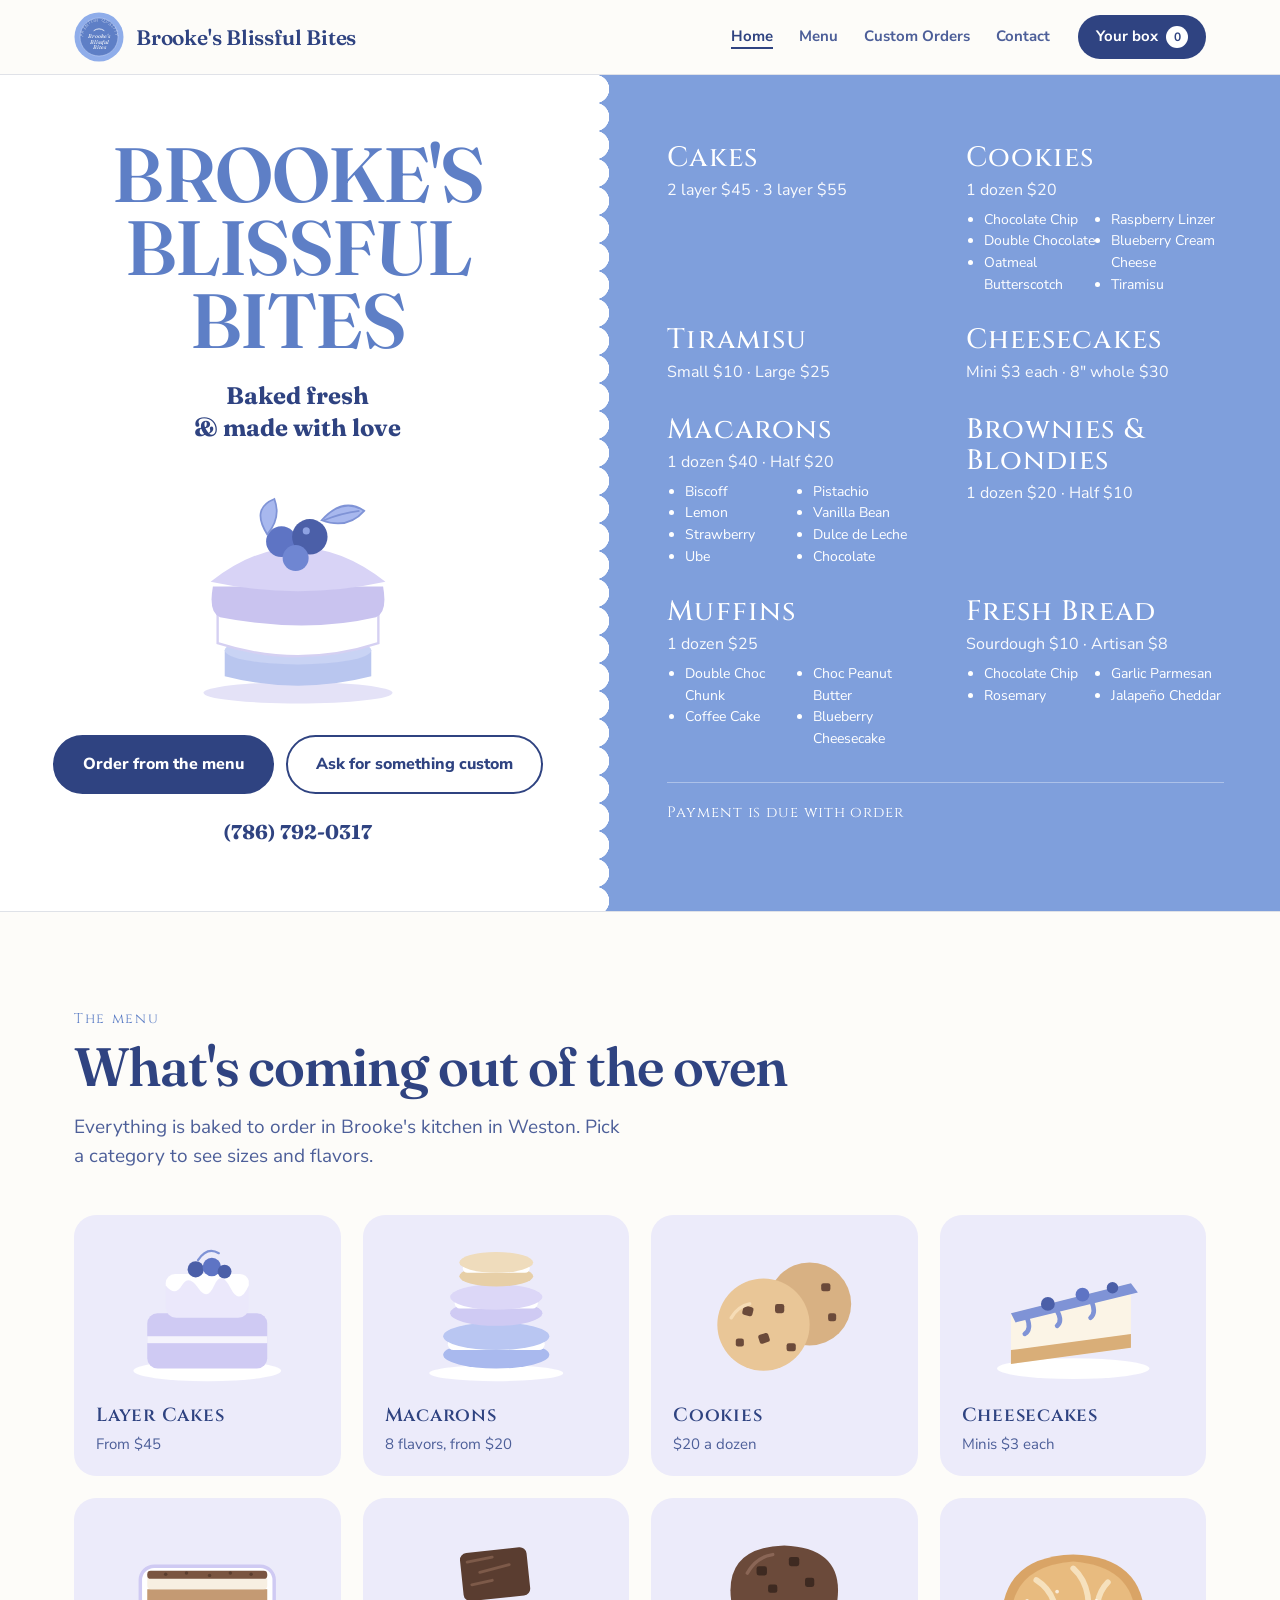
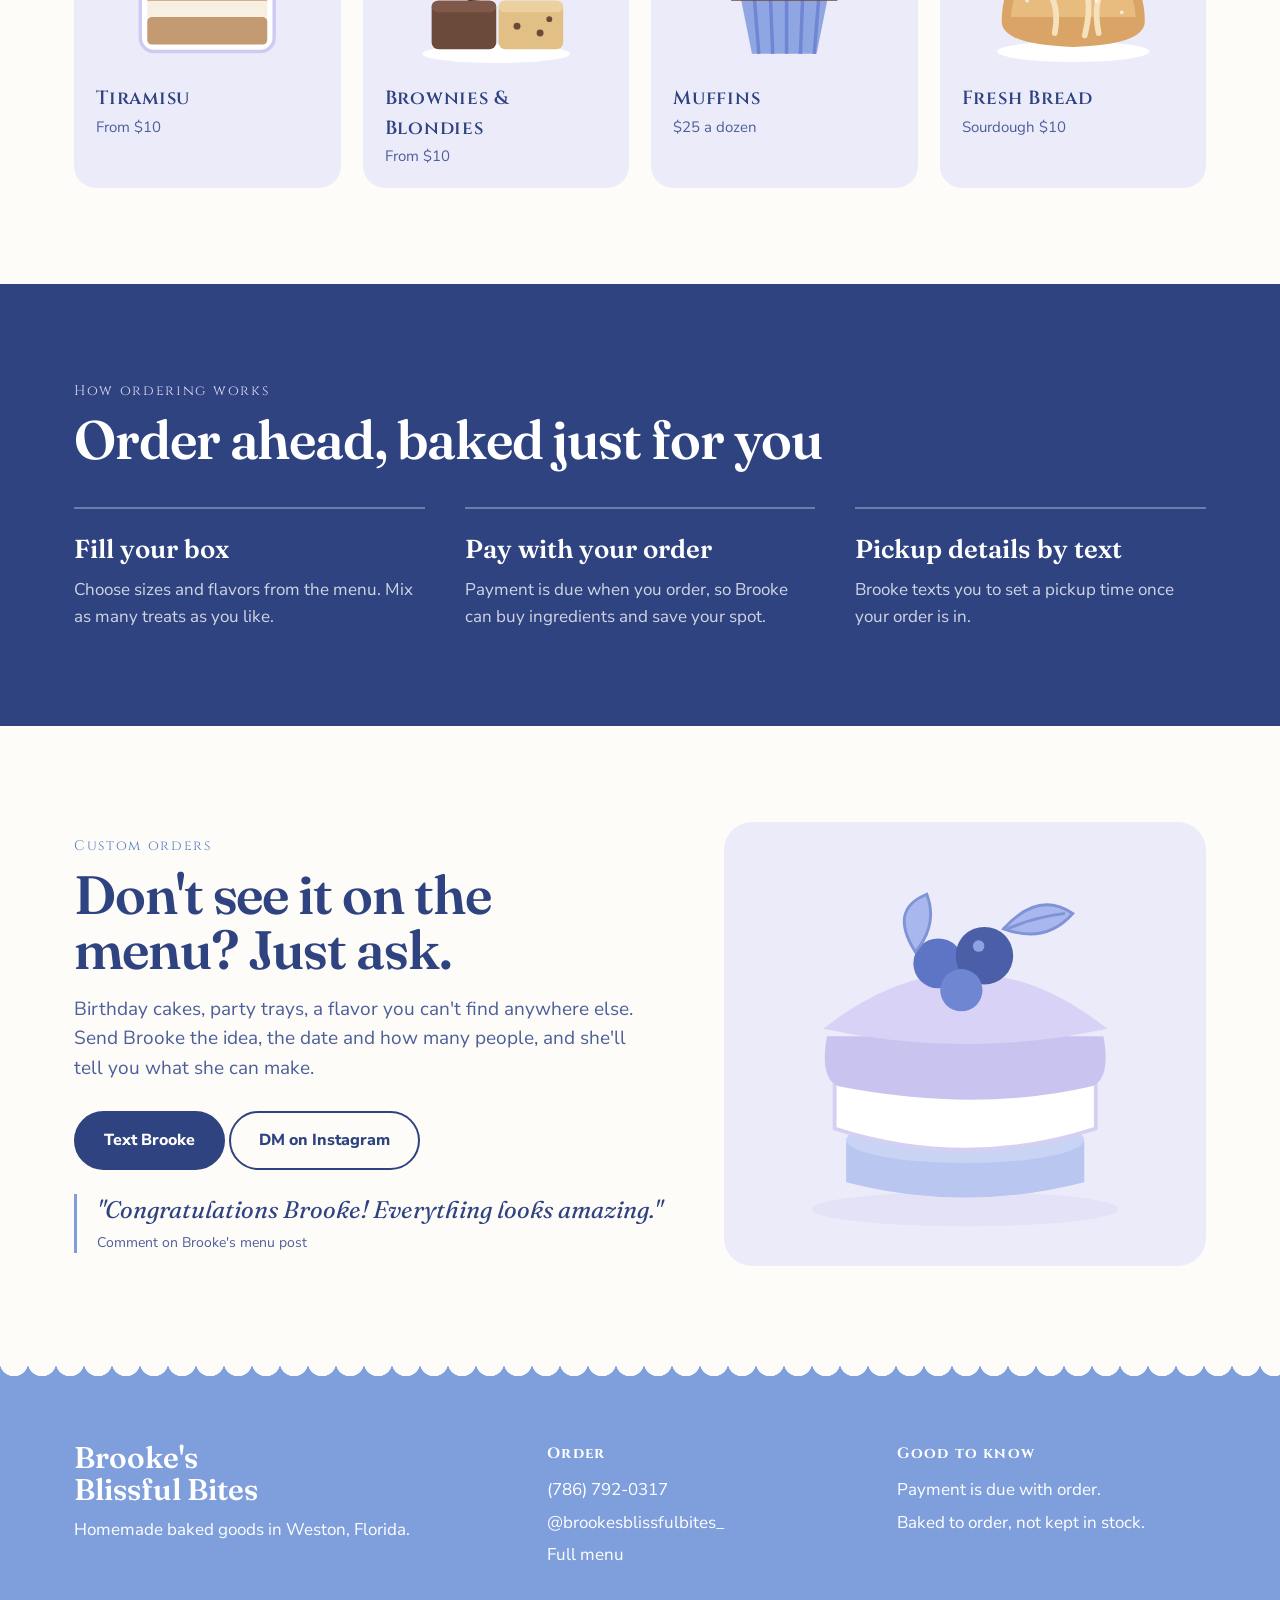
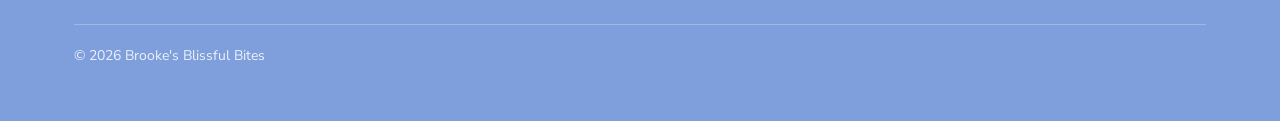
<file: index.html>
<!doctype html>
<html lang="en">
<head>
<meta charset="utf-8">
<meta name="viewport" content="width=device-width,initial-scale=1">
<meta name="robots" content="noindex,nofollow">
<title>Brooke's Blissful Bites | Homemade Baked Goods in Weston, FL</title>
<meta name="description" content="Homemade cakes, cookies, macarons, cheesecakes, muffins and fresh sourdough, baked to order in Weston, Florida.">
<link rel="preconnect" href="https://fonts.googleapis.com"><link rel="preconnect" href="https://fonts.gstatic.com" crossorigin>
<link href="https://fonts.googleapis.com/css2?family=Cinzel:wght@500;600&family=Fraunces:ital,opsz,wght@0,9..144,600;0,9..144,700;1,9..144,500&family=Nunito+Sans:opsz,wght@6..12,400;6..12,700;6..12,800&display=swap" rel="stylesheet">
<link rel="stylesheet" href="css/site.css">
</head>
<body>

<header class="bar"><div class="wrap">
  <a class="brand" href="index.html"><i data-art="logo"></i><span>Brooke's Blissful Bites</span></a>
  <nav class="nav"><a href="index.html" aria-current="page">Home</a><a href="shop.html">Menu</a><a href="#custom">Custom Orders</a><a href="#contact">Contact</a></nav>
  <button class="cart-btn" data-open-cart>Your box <b data-count>0</b></button>
</div></header>

<main>
<section class="flyer" style="padding:0">
  <div class="flyer-left">
    <h1>Brooke's<br>Blissful<br>Bites</h1>
    <p class="tag">Baked fresh<br>&amp; made with love</p>
    <div class="hero-art" data-art="hero"></div>
    <div class="actions"><a class="btn" href="shop.html">Order from the menu</a><a class="btn ghost" href="#custom">Ask for something custom</a></div>
    <a class="phone" href="tel:+17867920317">(786) 792-0317</a>
  </div>
  <div class="flyer-right scallop-v">
    <div class="menu-cols">
      <div class="mgroup"><h3>Cakes</h3><p>2 layer $45 · 3 layer $55</p></div>
      <div class="mgroup"><h3>Cookies</h3><p>1 dozen $20</p><ul><li>Chocolate Chip</li><li>Double Chocolate</li><li>Oatmeal Butterscotch</li><li>Raspberry Linzer</li><li>Blueberry Cream Cheese</li><li>Tiramisu</li></ul></div>
      <div class="mgroup"><h3>Tiramisu</h3><p>Small $10 · Large $25</p></div>
      <div class="mgroup"><h3>Cheesecakes</h3><p>Mini $3 each · 8" whole $30</p></div>
      <div class="mgroup"><h3>Macarons</h3><p>1 dozen $40 · Half $20</p><ul><li>Biscoff</li><li>Lemon</li><li>Strawberry</li><li>Ube</li><li>Pistachio</li><li>Vanilla Bean</li><li>Dulce de Leche</li><li>Chocolate</li></ul></div>
      <div class="mgroup"><h3>Brownies &amp; Blondies</h3><p>1 dozen $20 · Half $10</p></div>
      <div class="mgroup"><h3>Muffins</h3><p>1 dozen $25</p><ul><li>Double Choc Chunk</li><li>Coffee Cake</li><li>Choc Peanut Butter</li><li>Blueberry Cheesecake</li></ul></div>
      <div class="mgroup"><h3>Fresh Bread</h3><p>Sourdough $10 · Artisan $8</p><ul><li>Chocolate Chip</li><li>Rosemary</li><li>Garlic Parmesan</li><li>Jalapeño Cheddar</li></ul></div>
    </div>
    <p class="note">Payment is due with order</p>
  </div>
</section>

<section>
  <div class="wrap">
    <p class="eyebrow">The menu</p>
    <h2>What's coming out of the oven</h2>
    <p class="lede">Everything is baked to order in Brooke's kitchen in Weston. Pick a category to see sizes and flavors.</p>
    <div class="cats">
      <a class="cat" href="shop.html#cake"><i data-art="cake"></i><h3>Layer Cakes</h3><p>From $45</p></a>
      <a class="cat" href="shop.html#macarons"><i data-art="macarons"></i><h3>Macarons</h3><p>8 flavors, from $20</p></a>
      <a class="cat" href="shop.html#cookies"><i data-art="cookies"></i><h3>Cookies</h3><p>$20 a dozen</p></a>
      <a class="cat" href="shop.html#cheesecakes"><i data-art="cheesecake"></i><h3>Cheesecakes</h3><p>Minis $3 each</p></a>
      <a class="cat" href="shop.html#tiramisu"><i data-art="tiramisu"></i><h3>Tiramisu</h3><p>From $10</p></a>
      <a class="cat" href="shop.html#brownies"><i data-art="brownies"></i><h3>Brownies &amp; Blondies</h3><p>From $10</p></a>
      <a class="cat" href="shop.html#muffins"><i data-art="muffins"></i><h3>Muffins</h3><p>$25 a dozen</p></a>
      <a class="cat" href="shop.html#bread"><i data-art="bread"></i><h3>Fresh Bread</h3><p>Sourdough $10</p></a>
    </div>
  </div>
</section>

<section class="how">
  <div class="wrap">
    <p class="eyebrow">How ordering works</p>
    <h2>Order ahead, baked just for you</h2>
    <div class="steps">
      <div><h3>Fill your box</h3><p>Choose sizes and flavors from the menu. Mix as many treats as you like.</p></div>
      <div><h3>Pay with your order</h3><p>Payment is due when you order, so Brooke can buy ingredients and save your spot.</p></div>
      <div><h3>Pickup details by text</h3><p>Brooke texts you to set a pickup time once your order is in.</p></div>
    </div>
  </div>
</section>

<section id="custom">
  <div class="wrap custom">
    <div>
      <p class="eyebrow">Custom orders</p>
      <h2>Don't see it on the menu? Just ask.</h2>
      <p class="lede">Birthday cakes, party trays, a flavor you can't find anywhere else. Send Brooke the idea, the date and how many people, and she'll tell you what she can make.</p>
      <p style="margin-top:28px"><a class="btn" href="sms:+17867920317">Text Brooke</a> <a class="btn ghost" href="https://www.instagram.com/brookesblissfulbites_/" target="_blank" rel="noopener">DM on Instagram</a></p>
      <p class="quote">"Congratulations Brooke! Everything looks amazing."<small>Comment on Brooke's menu post</small></p>
    </div>
    <div class="art" data-art="hero"></div>
  </div>
</section>
</main>

<footer id="contact">
  <div class="wrap">
    <div class="foot">
      <div><p class="big">Brooke's<br>Blissful Bites</p><p>Homemade baked goods in Weston, Florida.</p></div>
      <div><h4>Order</h4><a href="tel:+17867920317">(786) 792-0317</a><a href="https://www.instagram.com/brookesblissfulbites_/" target="_blank" rel="noopener">@brookesblissfulbites_</a><a href="shop.html">Full menu</a></div>
      <div><h4>Good to know</h4><p>Payment is due with order.</p><p>Baked to order, not kept in stock.</p></div>
    </div>
    <p class="fine">© 2026 Brooke's Blissful Bites</p>
  </div>
</footer>

<div class="scrim" data-close-cart></div>
<aside class="drawer" aria-label="Your box">
  <header><h3>Your box</h3><button class="x" data-close-cart aria-label="Close">×</button></header>
  <div class="lines"></div>
  <footer><div class="tot"><span>Total</span><span data-total>$0</span></div><p>Payment is due with order. Checkout turns on when the shop launches.</p><a class="btn" href="shop.html">Keep shopping</a></footer>
</aside>

<script src="js/site.js"></script>
</body>
</html>
</file>
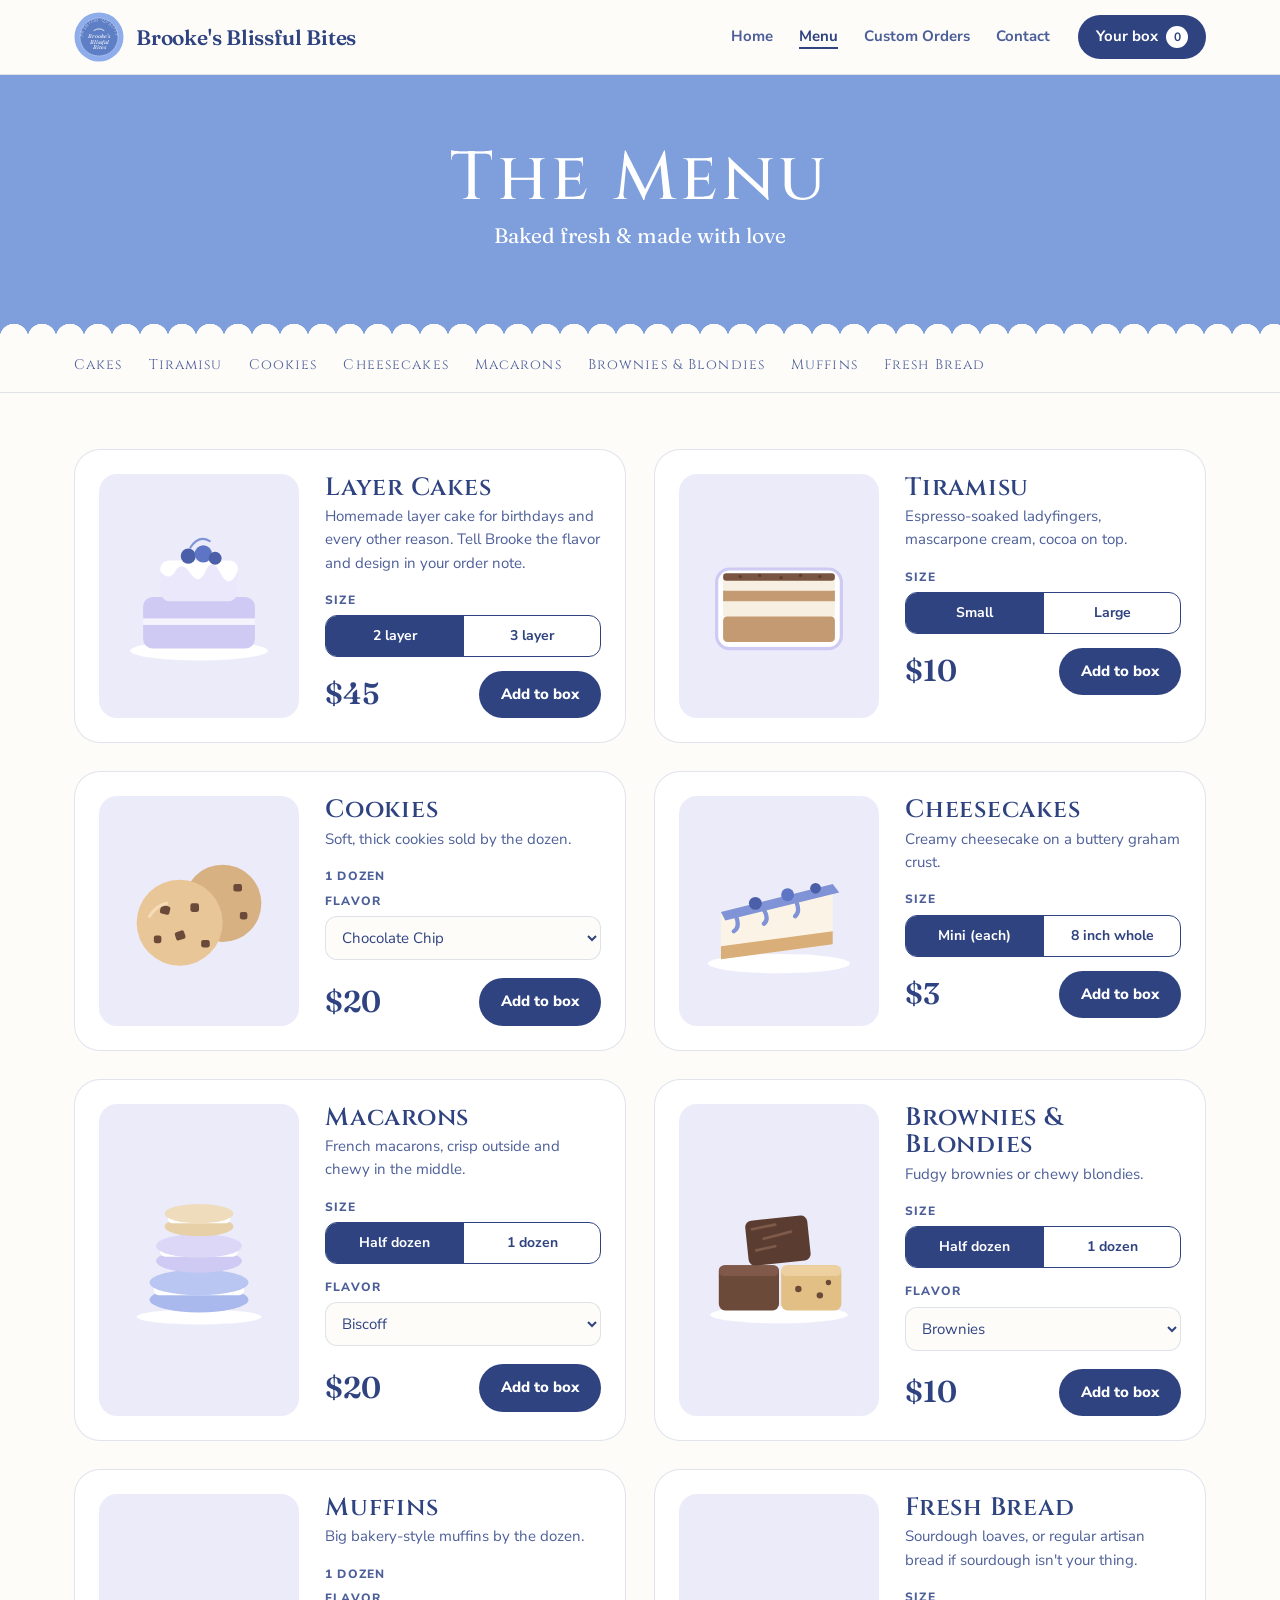
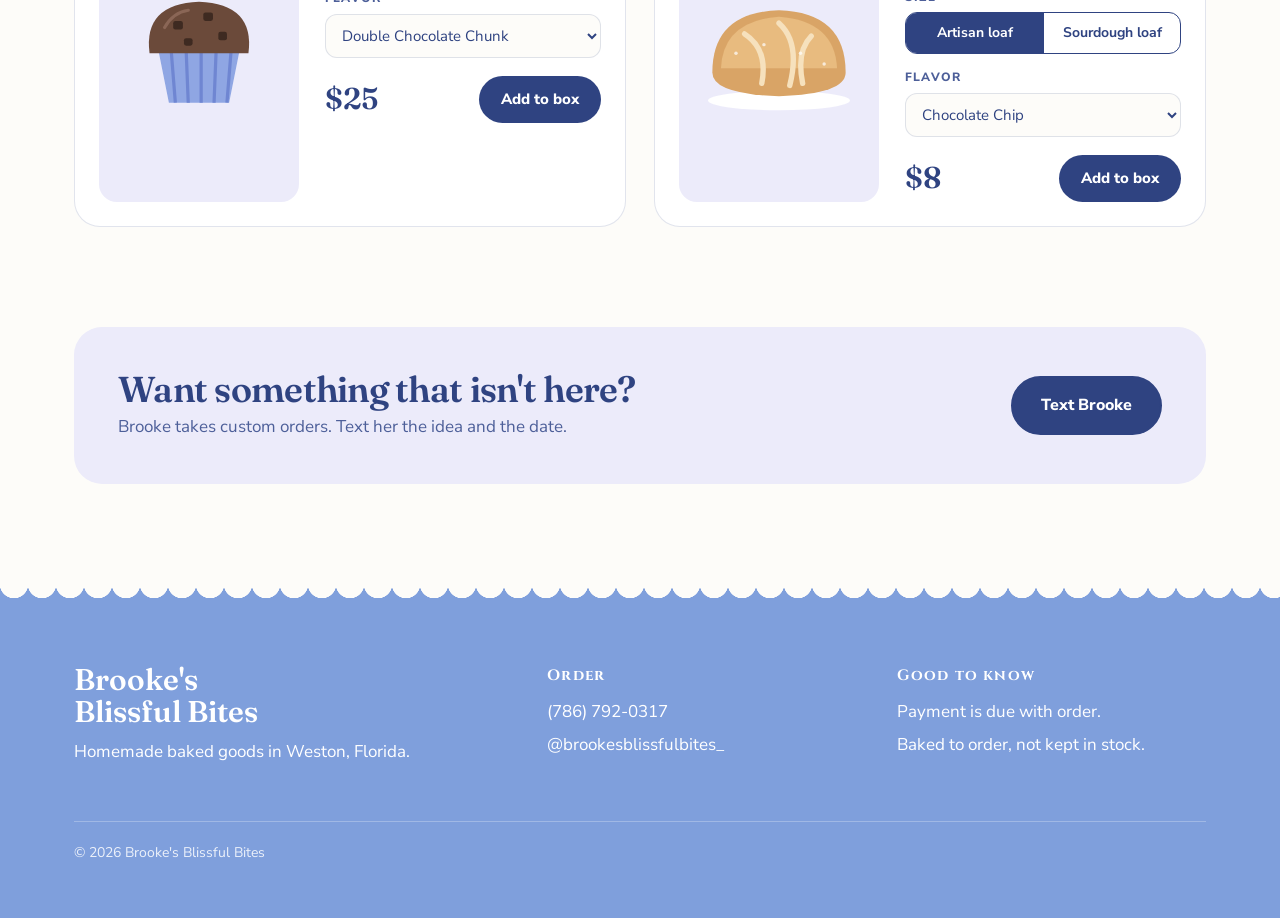
<file: shop.html>
<!doctype html>
<html lang="en">
<head>
<meta charset="utf-8">
<meta name="viewport" content="width=device-width,initial-scale=1">
<meta name="robots" content="noindex,nofollow">
<title>Menu | Brooke's Blissful Bites</title>
<meta name="description" content="Order homemade cakes, cookies, macarons, cheesecakes, tiramisu, muffins and fresh bread from Brooke's Blissful Bites in Weston, FL.">
<link rel="preconnect" href="https://fonts.googleapis.com"><link rel="preconnect" href="https://fonts.gstatic.com" crossorigin>
<link href="https://fonts.googleapis.com/css2?family=Cinzel:wght@500;600&family=Fraunces:ital,opsz,wght@0,9..144,600;0,9..144,700;1,9..144,500&family=Nunito+Sans:opsz,wght@6..12,400;6..12,700;6..12,800&display=swap" rel="stylesheet">
<link rel="stylesheet" href="css/site.css">
</head>
<body>

<header class="bar"><div class="wrap">
  <a class="brand" href="index.html"><i data-art="logo"></i><span>Brooke's Blissful Bites</span></a>
  <nav class="nav"><a href="index.html">Home</a><a href="shop.html" aria-current="page">Menu</a><a href="index.html#custom">Custom Orders</a><a href="#contact">Contact</a></nav>
  <button class="cart-btn" data-open-cart>Your box <b data-count>0</b></button>
</div></header>

<main>
  <div class="shop-head">
    <h1>The Menu</h1>
    <p>Baked fresh &amp; made with love</p>
  </div>
  <nav class="jump" aria-label="Menu sections"><div class="wrap">
    <a href="#cake">Cakes</a><a href="#tiramisu">Tiramisu</a><a href="#cookies">Cookies</a><a href="#cheesecakes">Cheesecakes</a><a href="#macarons">Macarons</a><a href="#brownies">Brownies &amp; Blondies</a><a href="#muffins">Muffins</a><a href="#bread">Fresh Bread</a>
  </div></nav>
  <div class="wrap">
    <div class="products"></div>
    <div class="custom-band">
      <div><h2>Want something that isn't here?</h2><p>Brooke takes custom orders. Text her the idea and the date.</p></div>
      <a class="btn" href="sms:+17867920317">Text Brooke</a>
    </div>
  </div>
</main>

<footer id="contact">
  <div class="wrap">
    <div class="foot">
      <div><p class="big">Brooke's<br>Blissful Bites</p><p>Homemade baked goods in Weston, Florida.</p></div>
      <div><h4>Order</h4><a href="tel:+17867920317">(786) 792-0317</a><a href="https://www.instagram.com/brookesblissfulbites_/" target="_blank" rel="noopener">@brookesblissfulbites_</a></div>
      <div><h4>Good to know</h4><p>Payment is due with order.</p><p>Baked to order, not kept in stock.</p></div>
    </div>
    <p class="fine">© 2026 Brooke's Blissful Bites</p>
  </div>
</footer>

<div class="scrim" data-close-cart></div>
<aside class="drawer" aria-label="Your box">
  <header><h3>Your box</h3><button class="x" data-close-cart aria-label="Close">×</button></header>
  <div class="lines"></div>
  <footer><div class="tot"><span>Total</span><span data-total>$0</span></div><p>Payment is due with order. Checkout turns on when the shop launches.</p><button class="btn" data-close-cart>Keep shopping</button></footer>
</aside>

<script src="js/site.js"></script>
</body>
</html>
</file>
<file: css/site.css>
:root{
  --peri:#7f9fdc;
  --peri-deep:#5e7fc6;
  --ink:#2f4381;
  --ink-soft:#4d5f99;
  --lav:#d9d6f3;
  --lav-2:#ecebfa;
  --paper:#fdfcf9;
  --white:#ffffff;
  --crust:#e9c99a;
  --choc:#6b4a3a;
  --line:rgba(47,67,129,.14);
  --display:"Fraunces",Georgia,serif;
  --caps:"Cinzel",Georgia,serif;
  --body:"Nunito Sans",system-ui,sans-serif;
}
*{box-sizing:border-box}
html{scroll-behavior:smooth}
body{margin:0;background:var(--paper);color:var(--ink);font-family:var(--body);font-size:17px;line-height:1.55;-webkit-font-smoothing:antialiased}
img,svg{display:block;max-width:100%}
a{color:inherit}
button{font:inherit;cursor:pointer}
.wrap{max-width:1180px;margin:0 auto;padding:0 24px}

/* top bar */
.bar{position:sticky;top:0;z-index:40;background:rgba(253,252,249,.94);backdrop-filter:blur(8px);border-bottom:1px solid var(--line)}
.bar .wrap{display:flex;align-items:center;gap:28px;height:74px}
.brand{display:flex;align-items:center;gap:12px;text-decoration:none}
.brand svg{width:50px;height:50px}
.brand span{font-family:var(--display);font-weight:600;font-size:21px;letter-spacing:-.01em;line-height:1}
.nav{display:flex;gap:26px;margin-left:auto}
.nav a{text-decoration:none;font-weight:700;font-size:15px;color:var(--ink-soft)}
.nav a:hover,.nav a[aria-current]{color:var(--ink)}
.nav a[aria-current]{text-decoration:underline;text-underline-offset:6px;text-decoration-thickness:2px}
.cart-btn{display:flex;align-items:center;gap:8px;background:var(--ink);color:#fff;border:0;border-radius:999px;padding:10px 18px;font-weight:700;font-size:15px}
.cart-btn b{background:var(--white);color:var(--ink);min-width:22px;height:22px;border-radius:11px;display:grid;place-items:center;font-size:12px;padding:0 6px}

/* buttons */
.btn{display:inline-block;text-decoration:none;font-weight:800;font-size:16px;padding:15px 28px;border-radius:999px;border:2px solid var(--ink);background:var(--ink);color:#fff;transition:transform .15s}
.btn:hover{transform:translateY(-2px)}
.btn.ghost{background:transparent;color:var(--ink)}
.btn.light{background:#fff;color:var(--ink);border-color:#fff}

/* flyer hero */
.flyer{display:grid;grid-template-columns:1fr 1.15fr;min-height:640px;border-bottom:1px solid var(--line)}
.flyer-left{display:flex;flex-direction:column;align-items:center;justify-content:center;text-align:center;padding:64px 40px;background:var(--white)}
.flyer-left h1{font-family:var(--display);font-weight:600;font-size:clamp(46px,6vw,78px);line-height:.95;letter-spacing:-.02em;margin:0 0 22px;color:var(--peri-deep);text-transform:uppercase}
.flyer-left .tag{font-family:var(--display);font-weight:700;font-size:24px;line-height:1.35;margin:0 0 10px}
.flyer-left .hero-art{width:min(260px,70%);margin:18px 0 26px}
.flyer-left .actions{display:flex;gap:12px;flex-wrap:wrap;justify-content:center}
.flyer-left .phone{margin-top:22px;font-family:var(--display);font-weight:700;font-size:20px;text-decoration:none}
.flyer-right{position:relative;background:var(--peri);color:#fff;padding:56px 56px 56px 72px}
.scallop-v::before{content:"";position:absolute;left:0;top:0;bottom:0;width:16px;background:radial-gradient(circle at 0 14px,var(--white) 14px,transparent 14.5px) 0 0/28px 28px repeat-y}
.menu-cols{display:grid;grid-template-columns:1fr 1fr;gap:6px 40px}
.mgroup{padding:12px 0}
.mgroup h3{font-family:var(--caps);font-weight:500;font-size:28px;letter-spacing:.04em;margin:0 0 4px;line-height:1.1}
.mgroup p{margin:0;font-size:16px;opacity:.95}
.mgroup ul{margin:6px 0 0;padding-left:18px;font-size:14px;columns:2;column-gap:14px}
.flyer-right .note{margin-top:20px;padding-top:18px;border-top:1px solid rgba(255,255,255,.35);font-family:var(--caps);letter-spacing:.06em;font-size:15px}

/* sections */
section{padding:96px 0}
.eyebrow{font-family:var(--caps);letter-spacing:.12em;font-size:14px;color:var(--peri-deep);margin:0 0 10px}
h2{font-family:var(--display);font-weight:600;font-size:clamp(34px,4.4vw,54px);line-height:1.02;letter-spacing:-.02em;margin:0 0 18px}
.lede{font-size:19px;color:var(--ink-soft);max-width:560px;margin:0}

.cats{display:grid;grid-template-columns:repeat(4,1fr);gap:22px;margin-top:44px}
.cat{text-decoration:none;background:var(--lav-2);border-radius:22px;padding:22px 22px 20px;transition:transform .18s,background .18s}
.cat:hover{transform:translateY(-4px);background:var(--lav)}
.cat svg{width:100%;height:150px}
.cat h3{font-family:var(--caps);font-weight:600;font-size:19px;letter-spacing:.04em;margin:14px 0 2px}
.cat p{margin:0;font-size:15px;color:var(--ink-soft)}

.how{background:var(--ink);color:#fff}
.how h2{color:#fff}
.how .eyebrow{color:var(--lav)}
.steps{display:grid;grid-template-columns:repeat(3,1fr);gap:40px;margin-top:40px}
.steps h3{font-family:var(--display);font-weight:600;font-size:26px;margin:0 0 8px}
.steps p{margin:0;color:rgba(255,255,255,.78)}
.steps div{border-top:2px solid rgba(255,255,255,.3);padding-top:20px}

.custom{display:grid;grid-template-columns:1.1fr .9fr;gap:60px;align-items:center}
.custom .art{background:var(--lav-2);border-radius:28px;padding:30px}
.quote{font-family:var(--display);font-style:italic;font-size:24px;line-height:1.35;margin:24px 0 0;padding-left:20px;border-left:3px solid var(--peri)}
.quote small{display:block;font-style:normal;font-family:var(--body);font-size:14px;color:var(--ink-soft);margin-top:8px}

/* footer */
body>footer{position:relative;background:var(--peri);color:#fff;padding:80px 0 40px}
body>footer::before{content:"";position:absolute;left:0;right:0;top:0;height:16px;background:radial-gradient(circle at 14px 0,var(--paper) 14px,transparent 14.5px) 0 0/28px 28px repeat-x}
.foot{display:grid;grid-template-columns:1.4fr 1fr 1fr;gap:40px}
.foot h4{font-family:var(--caps);letter-spacing:.08em;font-size:15px;margin:0 0 12px}
.foot p,.foot a{margin:0 0 6px;display:block;text-decoration:none;color:#fff}
.foot .big{font-family:var(--display);font-size:30px;font-weight:600;line-height:1.05;margin-bottom:12px}
.fine{margin-top:50px;padding-top:20px;border-top:1px solid rgba(255,255,255,.3);font-size:14px;opacity:.85}

/* shop */
.shop-head{position:relative;background:var(--peri);color:#fff;padding:70px 0 86px;text-align:center}
.shop-head::after{content:"";position:absolute;left:0;right:0;bottom:0;height:16px;background:radial-gradient(circle at 14px 16px,var(--paper) 14px,transparent 14.5px) 0 0/28px 28px repeat-x}
.shop-head h1{font-family:var(--caps);font-weight:500;font-size:clamp(40px,6vw,68px);letter-spacing:.05em;margin:0 0 6px;line-height:1}
.shop-head p{margin:0;font-family:var(--display);font-size:21px}
.jump{position:sticky;top:74px;z-index:30;background:var(--paper);border-bottom:1px solid var(--line)}
.jump .wrap{display:flex;gap:26px;overflow-x:auto;scrollbar-width:none;height:54px;align-items:center}
.jump a{font-family:var(--caps);font-size:14px;letter-spacing:.08em;text-decoration:none;white-space:nowrap;color:var(--ink-soft)}
.jump a:hover{color:var(--ink)}
.products{display:grid;grid-template-columns:repeat(2,1fr);gap:28px;padding:56px 0 100px}
.prod{display:grid;grid-template-columns:200px 1fr;gap:26px;background:var(--white);border:1px solid var(--line);border-radius:26px;padding:24px;scroll-margin-top:150px}
.prod .pic{background:var(--lav-2);border-radius:18px;display:grid;place-items:center;padding:14px}
.prod .pic svg{width:100%;height:auto}
.prod h3{font-family:var(--caps);font-weight:600;font-size:25px;letter-spacing:.03em;margin:0 0 4px;line-height:1.1}
.prod .desc{margin:0 0 16px;font-size:15px;color:var(--ink-soft)}
.opt-label{font-size:12px;font-weight:800;letter-spacing:.1em;text-transform:uppercase;color:var(--ink-soft);margin:0 0 6px}
.sizes{display:flex;border:1.5px solid var(--ink);border-radius:12px;overflow:hidden;margin-bottom:14px}
.sizes label{flex:1;position:relative}
.sizes input{position:absolute;opacity:0}
.sizes span{display:block;text-align:center;padding:9px 6px;font-size:14px;font-weight:700;cursor:pointer;border-left:1.5px solid var(--ink)}
.sizes label:first-child span{border-left:0}
.sizes input:checked+span{background:var(--ink);color:#fff}
.sizes input:focus-visible+span{outline:3px solid var(--peri);outline-offset:-3px}
select{width:100%;font:inherit;font-size:15px;color:var(--ink);padding:10px 12px;border:1.5px solid var(--line);border-radius:12px;background:var(--paper);margin-bottom:14px}
.buy{display:flex;align-items:center;justify-content:space-between;gap:12px;margin-top:4px}
.price{font-family:var(--display);font-size:30px;font-weight:600}
.add{background:var(--ink);color:#fff;border:0;border-radius:999px;padding:12px 22px;font-weight:800;font-size:15px}
.add.done{background:var(--peri-deep)}
.custom-band{background:var(--lav-2);border-radius:28px;padding:44px;display:flex;align-items:center;justify-content:space-between;gap:30px;margin-bottom:100px}
.custom-band h2{font-size:36px;margin:0 0 6px}
.custom-band p{margin:0;color:var(--ink-soft)}

/* cart drawer */
.scrim{position:fixed;inset:0;background:rgba(30,40,80,.4);opacity:0;pointer-events:none;transition:opacity .2s;z-index:60}
.drawer{position:fixed;top:0;right:0;bottom:0;width:min(420px,100%);background:var(--paper);z-index:70;transform:translateX(100%);transition:transform .28s ease;display:flex;flex-direction:column}
.cart-open .scrim{opacity:1;pointer-events:auto}
.cart-open .drawer{transform:none}
.drawer header{display:flex;justify-content:space-between;align-items:center;padding:22px 24px;border-bottom:1px solid var(--line)}
.drawer header h3{font-family:var(--caps);font-size:22px;margin:0;letter-spacing:.05em}
.x{background:none;border:0;font-size:28px;line-height:1;color:var(--ink)}
.lines{flex:1;overflow:auto;padding:10px 24px}
.line{display:grid;grid-template-columns:1fr auto;gap:4px 12px;padding:16px 0;border-bottom:1px solid var(--line)}
.line b{font-family:var(--display);font-size:18px;font-weight:600}
.line small{color:var(--ink-soft);font-size:14px;grid-column:1}
.qty{display:flex;align-items:center;gap:10px;grid-column:1}
.qty button{width:28px;height:28px;border-radius:50%;border:1.5px solid var(--ink);background:none;color:var(--ink);font-weight:800}
.line .lp{grid-row:1;grid-column:2;font-weight:800}
.empty{color:var(--ink-soft);padding:30px 0}
.drawer footer{padding:22px 24px;border-top:1px solid var(--line)}
.drawer footer .tot{display:flex;justify-content:space-between;font-family:var(--display);font-size:22px;font-weight:600;margin-bottom:6px}
.drawer footer p{margin:0 0 14px;font-size:14px;color:var(--ink-soft)}
.drawer footer .btn{width:100%;text-align:center}

@media (max-width:980px){
  .flyer{grid-template-columns:1fr}
  .flyer-right{padding:64px 28px 48px}
  .scallop-v::before{left:0;right:0;bottom:auto;width:auto;height:16px;background:radial-gradient(circle at 14px 0,var(--white) 14px,transparent 14.5px) 0 0/28px 28px repeat-x}
  .cats{grid-template-columns:repeat(2,1fr)}
  .steps,.custom,.foot{grid-template-columns:1fr}
  .products{grid-template-columns:1fr}
}
@media (max-width:640px){
  body{font-size:16px}
  .wrap{padding:0 16px}
  .nav{display:none}
  .bar .wrap{justify-content:space-between}
  .brand span{font-size:18px}
  .flyer-left{padding:48px 20px}
  .menu-cols{grid-template-columns:1fr}
  section{padding:70px 0}
  .cats{gap:14px}
  .cat{padding:14px}
  .cat svg{height:110px}
  .cat h3{font-size:16px}
  .prod{grid-template-columns:1fr}
  .prod .pic{max-width:240px;margin:0 auto;width:100%}
  .custom-band{flex-direction:column;align-items:flex-start;padding:30px}
}
[data-art]{display:block}
</file>
